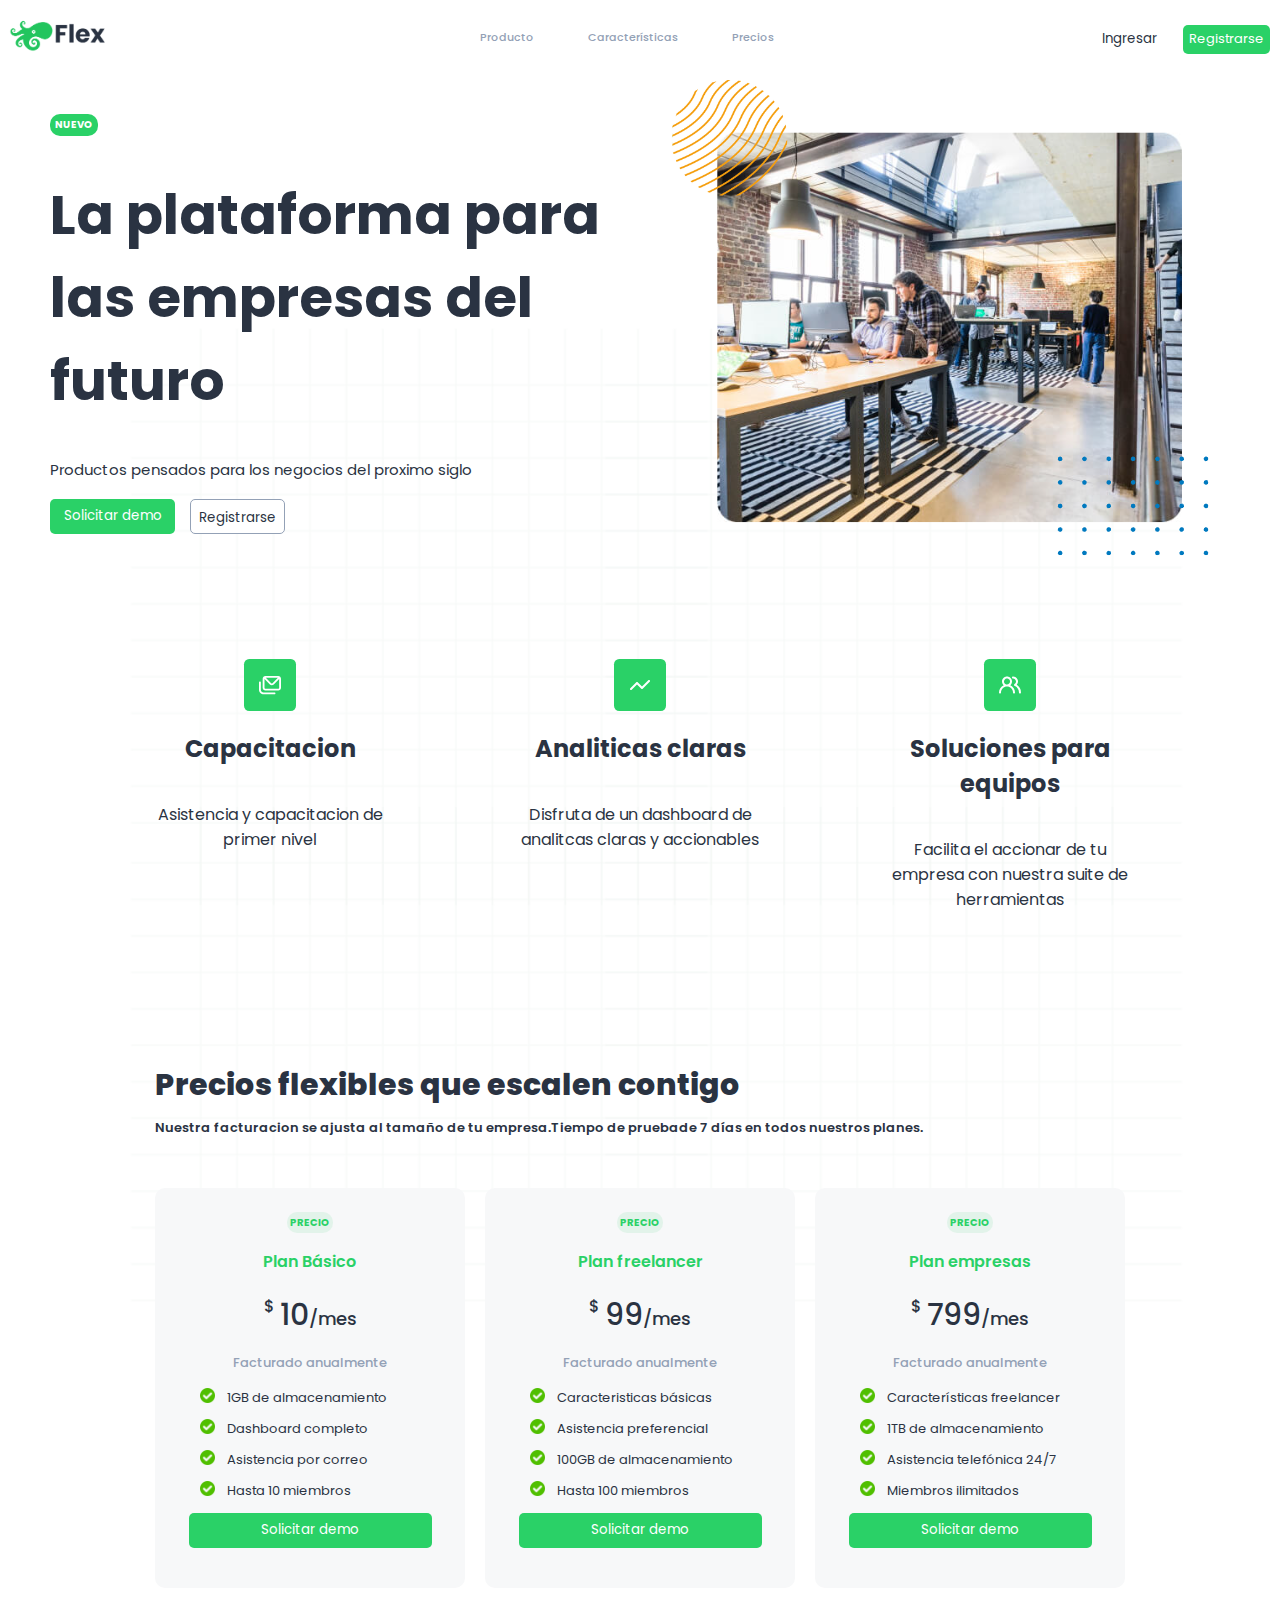
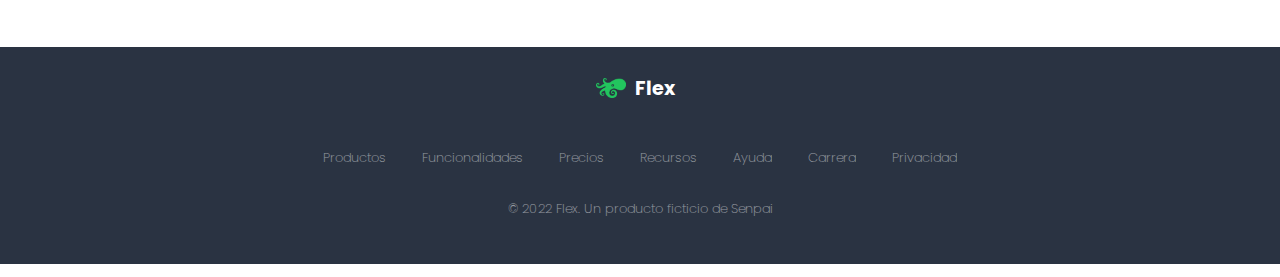
<file: index.html>
<!DOCTYPE html>
<html lang="en">
  <head>
    <meta charset="UTF-8" />
    <meta http-equiv="X-UA-Compatible" content="IE=edge" />
    <meta name="viewport" content="width=device-width, initial-scale=1.0" />
  

    <!-- Fonts -->
    <link rel="preconnect" href="https://fonts.googleapis.com" />
    <link rel="preconnect" href="https://fonts.gstatic.com" crossorigin />
    <link
      href="https://fonts.googleapis.com/css2?family=Poppins:ital,wght@0,100;0,200;0,300;0,400;0,500;0,600;0,700;0,800;0,900;1,100;1,200;1,300;1,400;1,500;1,600;1,700;1,800;1,900&display=swap"
      rel="stylesheet"
    />
    <link rel="stylesheet" href="Flex.css" />
    <title>Flex</title>
  </head>

  <body>
    <nav class="nav__main">
      <div class="icono">
        <img
          class="logo__verde"
          src="./Materiales/felxlogo.png"
          alt=""
        />
      </div>
      <div class="menu">

      <a href="#producto">Producto</a>
      <a href="#caracteristicas">Características</a>
      <a href="#precios">Precios</a>

      </div>
      <div class="login">
        <button class="boton__blanco__nav">Ingresar</button>
        <button class="boton__verde register">Registrarse</button>
      </div>
    </nav>
    <section class="main">
      <div class="main__width">      <div class="main1">
        <div id="producto" class="presentacion">
            <div>
                <span  class="span__precio__bg-green main">NUEVO</span>
            </div>

            <div>
                <h1 class="descripcion">La plataforma para las empresas del futuro</h1>
                <p class="brief">Productos pensados para los negocios del proximo siglo</p>
            </div>
            <section class="login">
                <button class="boton__verde main_btn">Solicitar demo</button>
                <button class="boton__blanco main__btn">Registrarse</button>
            </section>
        </div>

            <div class="foto__main">
                <img src="./Materiales/main1img.png" class="foto1">

            </div>

    </div>

    <div id="caracteristicas" class="skills">
       
            <div class="icono1">
                    <div>
                      <svg class="iconos" width="24" height="21" viewBox="0 0 24 21" fill="none" xmlns="http://www.w3.org/2000/svg">
                        <path d="M17 18.63H5C4.20435 18.63 3.44129 18.3139 2.87868 17.7513C2.31607 17.1887 2 16.4257 2 15.63V7.63C2 7.36479 1.89464 7.11043 1.70711 6.9229C1.51957 6.73536 1.26522 6.63 1 6.63C0.734784 6.63 0.48043 6.73536 0.292893 6.9229C0.105357 7.11043 0 7.36479 0 7.63L0 15.63C0 16.9561 0.526784 18.2279 1.46447 19.1655C2.40215 20.1032 3.67392 20.63 5 20.63H17C17.2652 20.63 17.5196 20.5246 17.7071 20.3371C17.8946 20.1496 18 19.8952 18 19.63C18 19.3648 17.8946 19.1104 17.7071 18.9229C17.5196 18.7354 17.2652 18.63 17 18.63ZM21 0.630005H7C6.20435 0.630005 5.44129 0.946075 4.87868 1.50868C4.31607 2.07129 4 2.83436 4 3.63V13.63C4 14.4257 4.31607 15.1887 4.87868 15.7513C5.44129 16.3139 6.20435 16.63 7 16.63H21C21.7956 16.63 22.5587 16.3139 23.1213 15.7513C23.6839 15.1887 24 14.4257 24 13.63V3.63C24 2.83436 23.6839 2.07129 23.1213 1.50868C22.5587 0.946075 21.7956 0.630005 21 0.630005ZM20.59 2.63L14.71 8.51C14.617 8.60373 14.5064 8.67813 14.3846 8.7289C14.2627 8.77966 14.132 8.8058 14 8.8058C13.868 8.8058 13.7373 8.77966 13.6154 8.7289C13.4936 8.67813 13.383 8.60373 13.29 8.51L7.41 2.63H20.59ZM22 13.63C22 13.8952 21.8946 14.1496 21.7071 14.3371C21.5196 14.5246 21.2652 14.63 21 14.63H7C6.73478 14.63 6.48043 14.5246 6.29289 14.3371C6.10536 14.1496 6 13.8952 6 13.63V4L11.88 9.88C12.4425 10.4418 13.205 10.7574 14 10.7574C14.795 10.7574 15.5575 10.4418 16.12 9.88L22 4V13.63Z" fill="currentColor" data-path="0.0.0.0.0.0.0.0"/>
                      </svg>
                    </div>
                    <div>
                        <h2>Capacitacion</h2>
                    </div>
                    <div>
                         <p class="skill">Asistencia y capacitacion de primer nivel</p>
                    </div>
            </div>

            <div class="icono1">
                    <div>
                      <svg class="iconos" width="22" height="12" viewBox="0 0 22 12" fill="none" xmlns="http://www.w3.org/2000/svg">
                        <path d="M20.71 1.29C20.617 1.19627 20.5064 1.12188 20.3846 1.07111C20.2627 1.02034 20.132 0.994202 20 0.994202C19.868 0.994202 19.7373 1.02034 19.6154 1.07111C19.4936 1.12188 19.383 1.19627 19.29 1.29L13 7.59L8.71 3.29C8.61704 3.19627 8.50644 3.12188 8.38458 3.07111C8.26272 3.02034 8.13201 2.9942 8 2.9942C7.86799 2.9942 7.73728 3.02034 7.61542 3.07111C7.49356 3.12188 7.38296 3.19627 7.29 3.29L1.29 9.29C1.19627 9.38296 1.12188 9.49356 1.07111 9.61542C1.02034 9.73728 0.994202 9.86799 0.994202 10C0.994202 10.132 1.02034 10.2627 1.07111 10.3846C1.12188 10.5064 1.19627 10.617 1.29 10.71C1.38296 10.8037 1.49356 10.8781 1.61542 10.9289C1.73728 10.9797 1.86799 11.0058 2 11.0058C2.13201 11.0058 2.26272 10.9797 2.38458 10.9289C2.50644 10.8781 2.61704 10.8037 2.71 10.71L8 5.41L12.29 9.71C12.383 9.80373 12.4936 9.87812 12.6154 9.92889C12.7373 9.97966 12.868 10.0058 13 10.0058C13.132 10.0058 13.2627 9.97966 13.3846 9.92889C13.5064 9.87812 13.617 9.80373 13.71 9.71L20.71 2.71C20.8037 2.61704 20.8781 2.50644 20.9289 2.38458C20.9797 2.26272 21.0058 2.13201 21.0058 2C21.0058 1.86799 20.9797 1.73728 20.9289 1.61542C20.8781 1.49356 20.8037 1.38296 20.71 1.29Z" fill="currentColor" data-path="0.0.0.1.0.0.0.0"/>
                      </svg>
                    </div>
                    <div>
                        <h2>Analiticas claras</h2>
                    </div>
                    <div>
                        <p class="skill">Disfruta de un dashboard de analitcas claras y accionables</p>
                    </div>
            </div>
            <div class="icono1">
                    <div>
                      <svg class="iconos" width="22" height="18" viewBox="0 0 22 18" fill="none" xmlns="http://www.w3.org/2000/svg">
                        <path d="M11.3 9.22C11.8336 8.75813 12.2616 8.18688 12.5549 7.54502C12.8482 6.90316 13 6.20571 13 5.5C13 4.17392 12.4732 2.90215 11.5355 1.96447C10.5979 1.02678 9.32608 0.5 8 0.5C6.67392 0.5 5.40215 1.02678 4.46447 1.96447C3.52678 2.90215 3 4.17392 3 5.5C2.99999 6.20571 3.1518 6.90316 3.44513 7.54502C3.73845 8.18688 4.16642 8.75813 4.7 9.22C3.30014 9.85388 2.11247 10.8775 1.27898 12.1685C0.445495 13.4596 0.00147185 14.9633 0 16.5C0 16.7652 0.105357 17.0196 0.292893 17.2071C0.48043 17.3946 0.734784 17.5 1 17.5C1.26522 17.5 1.51957 17.3946 1.70711 17.2071C1.89464 17.0196 2 16.7652 2 16.5C2 14.9087 2.63214 13.3826 3.75736 12.2574C4.88258 11.1321 6.4087 10.5 8 10.5C9.5913 10.5 11.1174 11.1321 12.2426 12.2574C13.3679 13.3826 14 14.9087 14 16.5C14 16.7652 14.1054 17.0196 14.2929 17.2071C14.4804 17.3946 14.7348 17.5 15 17.5C15.2652 17.5 15.5196 17.3946 15.7071 17.2071C15.8946 17.0196 16 16.7652 16 16.5C15.9985 14.9633 15.5545 13.4596 14.721 12.1685C13.8875 10.8775 12.6999 9.85388 11.3 9.22ZM8 8.5C7.40666 8.5 6.82664 8.32405 6.33329 7.99441C5.83994 7.66476 5.45542 7.19623 5.22836 6.64805C5.0013 6.09987 4.94189 5.49667 5.05764 4.91473C5.1734 4.33279 5.45912 3.79824 5.87868 3.37868C6.29824 2.95912 6.83279 2.6734 7.41473 2.55764C7.99667 2.44189 8.59987 2.5013 9.14805 2.72836C9.69623 2.95542 10.1648 3.33994 10.4944 3.83329C10.8241 4.32664 11 4.90666 11 5.5C11 6.29565 10.6839 7.05871 10.1213 7.62132C9.55871 8.18393 8.79565 8.5 8 8.5ZM17.74 8.82C18.38 8.09933 18.798 7.20905 18.9438 6.25634C19.0896 5.30362 18.9569 4.32907 18.5618 3.45C18.1666 2.57093 17.5258 1.8248 16.7165 1.30142C15.9071 0.77805 14.9638 0.499742 14 0.5C13.7348 0.5 13.4804 0.605357 13.2929 0.792893C13.1054 0.98043 13 1.23478 13 1.5C13 1.76522 13.1054 2.01957 13.2929 2.20711C13.4804 2.39464 13.7348 2.5 14 2.5C14.7956 2.5 15.5587 2.81607 16.1213 3.37868C16.6839 3.94129 17 4.70435 17 5.5C16.9986 6.02524 16.8593 6.5409 16.5961 6.99542C16.3328 7.44994 15.9549 7.82738 15.5 8.09C15.3517 8.17552 15.2279 8.29766 15.1404 8.44474C15.0528 8.59182 15.0045 8.7589 15 8.93C14.9958 9.09976 15.0349 9.2678 15.1137 9.41826C15.1924 9.56872 15.3081 9.69665 15.45 9.79L15.84 10.05L15.97 10.12C17.1754 10.6917 18.1923 11.596 18.901 12.7263C19.6096 13.8566 19.9805 15.1659 19.97 16.5C19.97 16.7652 20.0754 17.0196 20.2629 17.2071C20.4504 17.3946 20.7048 17.5 20.97 17.5C21.2352 17.5 21.4896 17.3946 21.6771 17.2071C21.8646 17.0196 21.97 16.7652 21.97 16.5C21.9782 14.9654 21.5938 13.4543 20.8535 12.1101C20.1131 10.7659 19.0413 9.63331 17.74 8.82Z" fill="currentColor" data-path="0.0.0.2.0.0.0.0"/>
                      </svg>
                    </div>
                    <div>
                        <h2>Soluciones para equipos</h2>
                    </div>
                    <div>
                         <p class="skill">Facilita el accionar de tu empresa con nuestra suite de herramientas</p>
                    </div>
            </div>

        </div></div>

                   

    </div>
    </section>
    <section id="precios" class="precios__title">
<div class="div__seccion__precios">      <div class="texto__precios_section">
  <h1>Precios flexibles que escalen contigo</h1>
  <h4>
    Nuestra facturacion se ajusta al tamaño de tu empresa.Tiempo de
    pruebade 7 días en todos nuestros planes.
  </h4>
</div>
<section class="precios__cards">

  <div class="card__style">
    <span class="span__precio__bg-green">PRECIO</span>

    <p class="p__planes">Plan Básico</p>

    <div class="precio__tamanos">
      <p class="p__precio-grande simbolo-pesos">$</p>
      <p class="p__precio-grande numero-pesos">10</p>
      <p class="p__precio-grande mes-pesos">/mes</p>
    </div>

    <p class="p__transparente">Facturado anualmente</p>

    <div class="info__planes">
      <div class="ico__text">
        <img
          class="tick-green"
          src="./Materiales/tick-green.png"
          alt="ico-tick"
        />
        <p>1GB de almacenamiento</p>
      </div>
      <div class="ico__text">
        <img
          class="tick-green"
          src="./Materiales/tick-green.png"
          alt="ico-tick"
        />
        <p>Dashboard completo</p>
      </div>
      <div class="ico__text">
        <img
          class="tick-green"
          src="./Materiales/tick-green.png"
          alt="ico-tick"
        />
        <p>Asistencia por correo</p>
      </div>
      <div class="ico__text">
        <img
          class="tick-green"
          src="./Materiales/tick-green.png"
          alt="ico-tick"
        />
        <p>Hasta 10 miembros</p>
      </div>
      <button class="boton__verde">Solicitar demo</button>
    </div>
  </div>

  <div class="card__style">
    <span class="span__precio__bg-green">PRECIO</span>
    <p class="p__planes">Plan freelancer</p>
    <div class="precio__tamanos">
      <p class="p__precio-grande simbolo-pesos">$</p>
      <p class="p__precio-grande numero-pesos">99</p>
      <p class="p__precio-grande mes-pesos">/mes</p>
    </div>
    <p class="p__transparente">Facturado anualmente</p>
    <div class="info__planes">
      <div class="ico__text">
        <img
          class="tick-green"
          src="./Materiales/tick-green.png"
          alt="ico-tick"
        />
        <p>Caracteristicas básicas</p>
      </div>
      <div class="ico__text">
        <img
          class="tick-green"
          src="./Materiales/tick-green.png"
          alt="ico-tick"
        />
        <p>Asistencia preferencial</p>
      </div>
      <div class="ico__text">
        <img
          class="tick-green"
          src="./Materiales/tick-green.png"
          alt="ico-tick"
        />
        <p>100GB de almacenamiento</p>
      </div>
      <div class="ico__text">
        <img
          class="tick-green"
          src="./Materiales/tick-green.png"
          alt="ico-tick"
        />
        <p>Hasta 100 miembros</p>
      </div>
      <button class="boton__verde">Solicitar demo</button>
    </div>
  </div>

  <div class="card__style">
    <span class="span__precio__bg-green">PRECIO</span>
    <p class="p__planes">Plan empresas</p>
    <div class="precio__tamanos">
      <p class="p__precio-grande simbolo-pesos">$</p>
      <p class="p__precio-grande numero-pesos">799</p>
      <p class="p__precio-grande mes-pesos">/mes</p>
    </div>
    <p class="p__transparente">Facturado anualmente</p>
    <div class="info__planes">
      <div class="ico__text">
        <img
          class="tick-green"
          src="./Materiales/tick-green.png"
          alt="ico-tick"
        />
        <p>Características freelancer</p>
      </div>
      <div class="ico__text">
        <img
          class="tick-green"
          src="./Materiales/tick-green.png"
          alt="ico-tick"
        />
        <p>1TB de almacenamiento</p>
      </div>
      <div class="ico__text">
        <img
          class="tick-green"
          src="./Materiales/tick-green.png"
          alt="ico-tick"
        />
        <p>Asistencia telefónica 24/7</p>
      </div>
      <div class="ico__text">
        <img
          class="tick-green"
          src="./Materiales/tick-green.png"
          alt="ico-tick"
        />
        <p>Miembros ilimitados</p>
      </div>
      <button class="boton__verde">Solicitar demo</button>
    </div>
  </div>
</section></div>

    </section>
    <footer class="footergral">
      <div class="logo">
          <img src="./Materiales/logo-verde.png" class="imgfooter">
          <p class="foot3">Flex</p>
      </div>

      <div>
          <nav class="footer1">
            <div class="footermobile">
              <h4 class="foot1">Productos</h4>
              <h4 class="foot1">Funcionalidades</h4>
              <h4 class="foot1">Precios</h4>
              <h4 class="foot1">Recursos</h4>
            </div>
            <div class="footermobile2">
              <h4 class="foot1">Ayuda</h4>
              <h4 class="foot1">Carrera</h4>
              <h4 class="foot1">Privacidad</h4>
            </div>
          </nav>
      </div>

      <div class="footer2">
          <p class="foot2">&copy 2022 Flex. Un producto ficticio de Senpai</p>
      </div>

  </footer> 
  

<div class="modal-container">
  <div class="modal modal-close">
    <div class="popup">
        <div class="parte1">
          <p class="close">x</p>
            <div class="pop">
                    <img class="img_form" src="./Materiales/logo-blanco.png" />
            </div>
            <div class="subtitulo">
                    <h1 class="login"><b>Ingresa a tu cuenta</b></h1>
                    <p class="subt1">y empieza a conseguir resultados</p>
            </div>
        </div>
        <form>
        <div class="parte2">
            <div class="correo"> 
                    <label for="correo1">Correo</label>
                    <input class="btn btn-primary bg-light" name="correo" type="text" placeholder="tu-correo@senpaiacademy.com">
                    
            </div>
            <div class="contraseña"> 
                    <label for="subt1">Contraseña</label>
                    <input class="btn btn-primary bg-light" name="contr" type="password" placeholder="********************">
            </div>
        <div class="parte3">
            <div class="form-check">
                    <input class="form-check-input" type="checkbox" value="" id="flexCheckChecked" checked>
                    <label class="form-check-label" for="flexCheckChecked">
                    Recordarme
                    </label>
                
            </div>
            <div>
                    <p class="forgot">Olvide mi contraseña</p>
            </div>  
        </div>

        <div class="parte4">
                    <button type="button" id="open" class="btn_form btn-success">Ingresar</button>
        </div>
        <div class="parte5">
                    <p class="piepagina1">Aun no tienes cuenta?</p><p class="piepagina2">Registrarse</p>
        </div>

    </div>
  </div>
</form>
</div>
</div>
    <script src="Flex.js"></script>
  </body>
</html>
</file>
<file: Flex.css>
html {
  padding: 0px;
}
body {
  padding: 0px;
  margin: 10px;
  font-family: "Poppins", sans-serif;
  color: #2a3342;
  margin: auto;
  background-image: url(/Materiales/grilla.png);
  background-repeat: no-repeat;
  background-position: 50%;
  background-size: 100%;
}
button {
  font-family: "Poppins", sans-serif;
}
.main {
  padding: 40px;
}
/*--------COLORES--------*/
/* VERDE : #2ad167  //  rgb(45, 209,103);
/* GRIS OSCURO : #2a3342
/* GRIS MEDIO : #93A1B6
/* GRIS MUY CLARO : #f7f8f9
/*--------------NAV------------- */

.nav__main {
  max-width: 1440px;
  display: flex;
  justify-content: center;
  align-items: center;
  text-align: center;
  margin: auto;
  margin-top: 10px;
}
.logo__verde {
  height: 50px;
}
.icono {
  flex-grow: 1;
  height: 30px;
  text-align: left;
  margin-left: 9px;
}
.menu {
  flex-grow: 1;
  height: 5px;
}
.menu a {
  font-size: 11px;
  font-weight: 500;
  margin-left: 50px;
  text-decoration: none;
  color: #93a1b6;
}
.login {
  flex-grow: 1;
  height: 30px;
  text-align: right;
}

/*--------------MAIN------------- */
.main {
  display: flex;
  flex-direction: column;
  align-items: center;
}
.main__width {
  max-width: 1440px;
}
.logodorado img {
  position: relative;
  bottom: 171px;
  left: 229px;
  height: 150px;
}
.puntosazules {
  width: 130px;
  position: absolute;
  top: 460px;
  left: 1176px;
  height: 150px;
}

/*--------------PRECIOS------------- */
.precios__title h1 {
  font-size: 30px;
  font-weight: 800;
  margin-bottom: 0px;
}
.precios__title h4 {
  font-size: 13px;
  font-weight: 600;
  margin-top: 10px;
}
.texto__precios_section {
  margin: 40px;
  margin-left: 50px;
}
.div__seccion__precios {
  max-width: 1440px;
}
.precios__title {
  display: flex;
  justify-content: center;
}
/*-------------- TARJETA-PRECIOS------------- */
.precios__cards {
  display: flex;
  flex-wrap: wrap;
  justify-content: center;
  align-items: center;
  text-align: center;
  margin: 40px;
}
.card__style {
  width: 270px;
  background-color: #f7f8f9;
  margin: 10px;
  height: 360px;
  border-radius: 10px;
  padding: 20px;
}

/*----INFO-PLANES--- */
.tick-green {
  width: 15px;
  height: 15px;
  margin: 2px;
  margin-left: 25px;
}
.ico__text {
  display: flex;
  flex-direction: row;
  justify-content: left;
  margin-top: 7px;
}
.info__planes p {
  margin: 2px;
  margin-left: 10px;
}

/*------PRECIOS-textos en tarjetas -----*/
.span__precio__bg-green {
  color: #2ad167;
  padding: 3px;
  background-color: rgb(45, 209, 103, 0.1);
  border-radius: 10px;
  font-weight: bold;
  font-size: x-small;
}
.p__planes {
  color: #2ad167;
  font-weight: 600;
}
.p__precio-grande {
  font-size: 30px;
  font-weight: 400;
  color: #2a3342;
}
.p__transparente {
  font-weight: 500;
  color: #93a1b6;
  font-size: 13px;
}
.info__planes p {
  font-size: small;
}
/*-----------------Precios-tarjetas DIV----------------------*/
.precio__tamanos {
  display: flex;
  justify-content: center;
  height: 50px;
  align-items: center;
}
.p__precio-grande.simbolo-pesos {
  font-size: medium;
  font-weight: 500;
  display: flex;
  margin-top: 0px;
  margin-right: 5px;
}

.p__precio-grande.numero-pesos {
  font-weight: 500;
}

.p__precio-grande.mes-pesos {
  font-size: large;
  font-weight: 500;
  margin-bottom: 10px;
}

/*------------BOTONES---------*/
.boton__blanco__nav {
  background-color: #ffffff;
  color: #2a3342;
  border-style: none;
  border-width: 1px;
  border-radius: 5px;
  height: 22px;
  cursor: pointer;
  margin-top: 7px;
  font-weight: 400;
  padding: 8px;
}

.boton__blanco {
  background-color: #ffffff;
  color: #2a3342;
  border-style: none;
  border-width: 1px;
  border-radius: 5px;
  height: 22px;
  cursor: pointer;
  margin-top: 7px;
  font-weight: 400;
  padding: 8px;
}
.boton__blanco.main__btn {
  border-style: solid;
  border-color: #93a1b6;
  border-radius: 5px;
  height: 35px;
  margin-top: 10px;
  margin-left: 15px;
  cursor: pointer;
}
.boton__verde {
  background-color: #2ad167;
  color: white;
  border-style: none;
  border-radius: 5px;
  width: 90%;
  height: 35px;
  margin-top: 10px;
  font-weight: 400;
  cursor: pointer;
}
.boton__verde.register {
  font-size: small;
  width: auto;
  margin-left: 10px;
  margin-right: 10px;
  height: 29px;
  border-radius: 5px;
  font-weight: 400;
  cursor: pointer;
}
.span__precio__bg-green.main {
  color: white;
  background-color: #2ad167;
  width: 42px;
}
.descripcion {
  font-size: 55px;
}

.brief {
  font-size: 15px;
}

.footer1 {
  display: flex;
  flex-direction: row;
  align-items: center;
  justify-content: center;
  word-spacing: 2pt;
}

.main1 {
  display: flex;
  justify-content: center;
  align-items: center;
  text-align: left;
}
.presentacion {
  width: 50%;
}

.foto1 {
  display: flex;
  width: 100%;
  height: 100%;
}

.footergral {
  background-color: #2a3342;
}

.h4 {
  word-spacing: 3pt;
}

.footer1 {
  justify-content: center;
  align-items: center;
  word-spacing: 3vh;
}

.skills {
  display: flex;
  flex-direction: row;
  align-items: flex-start;
  justify-content: center;
  padding: 5vh;
  margin-bottom: 0px;
  padding-bottom: 0px;
}

.icono1 {
  margin: 6vh;
  display: flex;
  flex-direction: column;
  justify-content: center;
  align-items: center;
  text-align: center;
}

.skill {
  display: flex;
  align-items: center;
  justify-content: center;
}

.icono1 {
  justify-content: center;
  align-items: center;
  width: 33%;
}

.boton__nuevo {
  background-color: #2ad167;
  color: white;
  border-radius: 15%;
  border-style: none;
}
img.iconos {
  filter: invert();
}
.iconos {
  display: flex;
  flex: row;
  justify-content: center;
  align-items: center;
  background-color: #2ad167;
  color: white;
  padding: 15px;
  border-radius: 10%;
  height: 22px;
  width: 22px;
}

.foot1 {
  color: white;
  opacity: 50%;
  margin: 2vh;
  font-weight: 200;
  font-size: small;
}

.foot2 {
  color: white;
  opacity: 50%;
  align-items: center;
  justify-content: center;
  display: flex;
  padding-bottom: 5vh;
  font-weight: 200;
  font-size: small;
}

.imgfooter {
  display: flex;
  align-items: center;
  justify-content: center;
  color: white;
  height: 20px;
  width: 30px;
}

.logo {
  display: flex;
  justify-content: center;
  align-items: center;
  margin: 1vh;
  padding: 1vh;
  padding-top: 2vh;
}

.foot3 {
  display: flex;
  align-items: center;
  justify-content: center;
  font-size: 120%;
  font-weight: bold;
  color: white;
  margin: 1vh;
}

.boton__verde.main_btn {
  width: 125px;
}

section.login {
  display: flex;
  align-items: center;
}

.foto__main {
  padding: 0%;
}

/* --------MODAL-------- */

.modal-container {
  opacity: 1;
  visibility: hidden;
  position: fixed;
  z-index: 1000;
  width: 100%;
  height: 100vh;
  top: 0;
  background: rgba(0, 0, 0, 0.5);
  display: flex;
  justify-content: center;
  align-items: center;
}
.modal {
  padding: 30px;
  background-color: #2a3342 !important;
  border-radius: 10px;
  top: -40%;
  position: relative;
  transition: transform 1s;
  transform: translateY(50%);
}
.modal-close {
  transform: translateY(-200%);
}
.close {
  position: absolute;
  top: -4px;
  right: 9px;
  display: flex;
  width: 25px;
  height: 25px;
  cursor: pointer;
  color: #ffffff;
  justify-content: center;
}
.close:hover {
  background-color: rgba(255, 1, 1, 0.5);
  border-radius: 5px;
}

/* ------------------------ */

.body_form {
  background-color: #2a3342 !important;
  padding-top: 10vh;
}

.popup {
  display: flex;
  flex-direction: column;
  justify-content: center;
  align-items: center;
}

.subtitulo {
  display: flex;
  flex-direction: column;
  justify-content: center;
  align-items: center;
}

.piepagina2 {
  display: flex;
  color: #2ad167;
  justify-content: left;
}

.pop {
  display: flex;
  justify-content: center;
}

.correo {
  display: flex;
  flex-direction: column;
  padding-bottom: 2vh;
}

.img_form {
  display: flex;
  justify-content: center;
  width: 40px !important;
  height: 40px !important;
  justify-content: center;
  align-items: center;
  border-radius: 20%;
  background-color: #2ad167;
  height: 70px;
  width: 70px;
  padding: 10px 10px 10px 10px;
  object-fit: scale-down;
}

.parte2 {
  display: flex;
  flex-direction: column;
}

.parte5 {
  display: flex;
  flex-direction: row;
}

.corre1 {
  color: white;
}

.login {
  color: white;
  font-size: 30px;
}

.botton {
  border-radius: 20%;
}

.boton_form {
  width: 100%;
  background-color: #2ad167;
  color: white;
  border-radius: 10%;
}

label {
  color: white;
}

.subt1 {
  color: #93a1b6;
  opacity: 70%;
  font-size: 18px;
}

.boton_form {
  width: 130%;
  height: 4vh;
  border: white !important;
}

.remain {
  color: white;
  align-items: right;
}

.forgot {
  display: flex;
  align-items: left !important;
  text-align: left !important;
  justify-content: left !important;
  color: #2ad167;
}

.parte3 {
  display: flex;
  flex-direction: row;
  margin-top: 1vh;
}

.form-check {
  display: flex;
  align-items: center;
  padding-bottom: 1vh;
}

.parte5 {
  margin-top: 3vh;
  justify-content: center;
}

.btn_form {
  width: 100% !important;
  background-color: #2ad167 !important;
  border-color: #2ad167 !important;
  border-radius: 10px;
  color: white;
  height: 5vh !important;
}

.piepagina1 {
  color: white;
}

.btn {
  background-color: white !important;
  width: 95% !important;
  height: 3vh !important;
  color: grey !important;
  text-align: start !important;
  border-radius: 10px;
  padding: 10px;
}

.form-check-input {
  width: 20px !important;
  height: 20px !important;
}

.parte5 {
  font-size: 60% !important;
}

.form-check-label {
  font-size: 60%;
}

.forgot {
  display: flex;
  font-size: 60%;
  margin-left: 15vh;
  margin-top: 1vh;
}
.footermobile {
  display: flex;
  flex-direction: row;
}
.footermobile2 {
  display: flex;
  flex-direction: row;
}

/* -----------MOBILE--------- */

@media only screen and (max-width: 390px) {
  .nav__main {
    flex-direction: column;
  }
  body {
    margin: 0px;
    width: 100%;
  }

  /* NAV */
  .menu {
    display: flex;
    align-items: center;
    margin-top: 5px;
    height: 8px;
  }
  .menu a {
    margin-left: 18px;
    margin-right: 18px;
  }

  .boton__blanco__nav {
    position: relative;
    left: 106px;
    top: -61px;
  }
  .boton__verde.register {
    width: 100px;
    position: relative;
    left: 106px;
    top: -61px;
    height: 28px;
    margin-right: 19px;
  }

  .logo__verde {
    position: relative;
    right: 142px;
    top: -13px;
  }
  /* MAIN */

  .main1 {
    flex-direction: column;
  }
  .main {
    padding-top: 0px;
  }
  .presentacion {
    width: 100%;
  }
  .foto1 {
    margin-top: 40px;
  }
  .descripcion {
    font-size: 31px;
  }

  /* PRECIOS */
  .div__seccion__precios {
    max-width: 390px;
  }
  .skills {
    align-items: center;
  }
  /* SKILLS */
  .skills {
    width: 310px;
    margin: 0px;
    padding: 0vh;
  }
  .skills h2 {
    width: 300px;
  }
  .skills {
    margin: 0px;
  }
  .icono1 {
    width: 100%;
    margin: 30px;
  }

  /* Footer */
  .foot1 {
    margin: 1vh;
  }
  .skills {
    flex-direction: column;
  }
  .footer1 {
    display: flex;
    flex-direction: column;
  }
  .footer2 {
    margin: 0px;
  }
  .foot2 {
    margin-bottom: 0px;
    padding-bottom: 20px;
  }

  /* MODAL */
}
</file>
